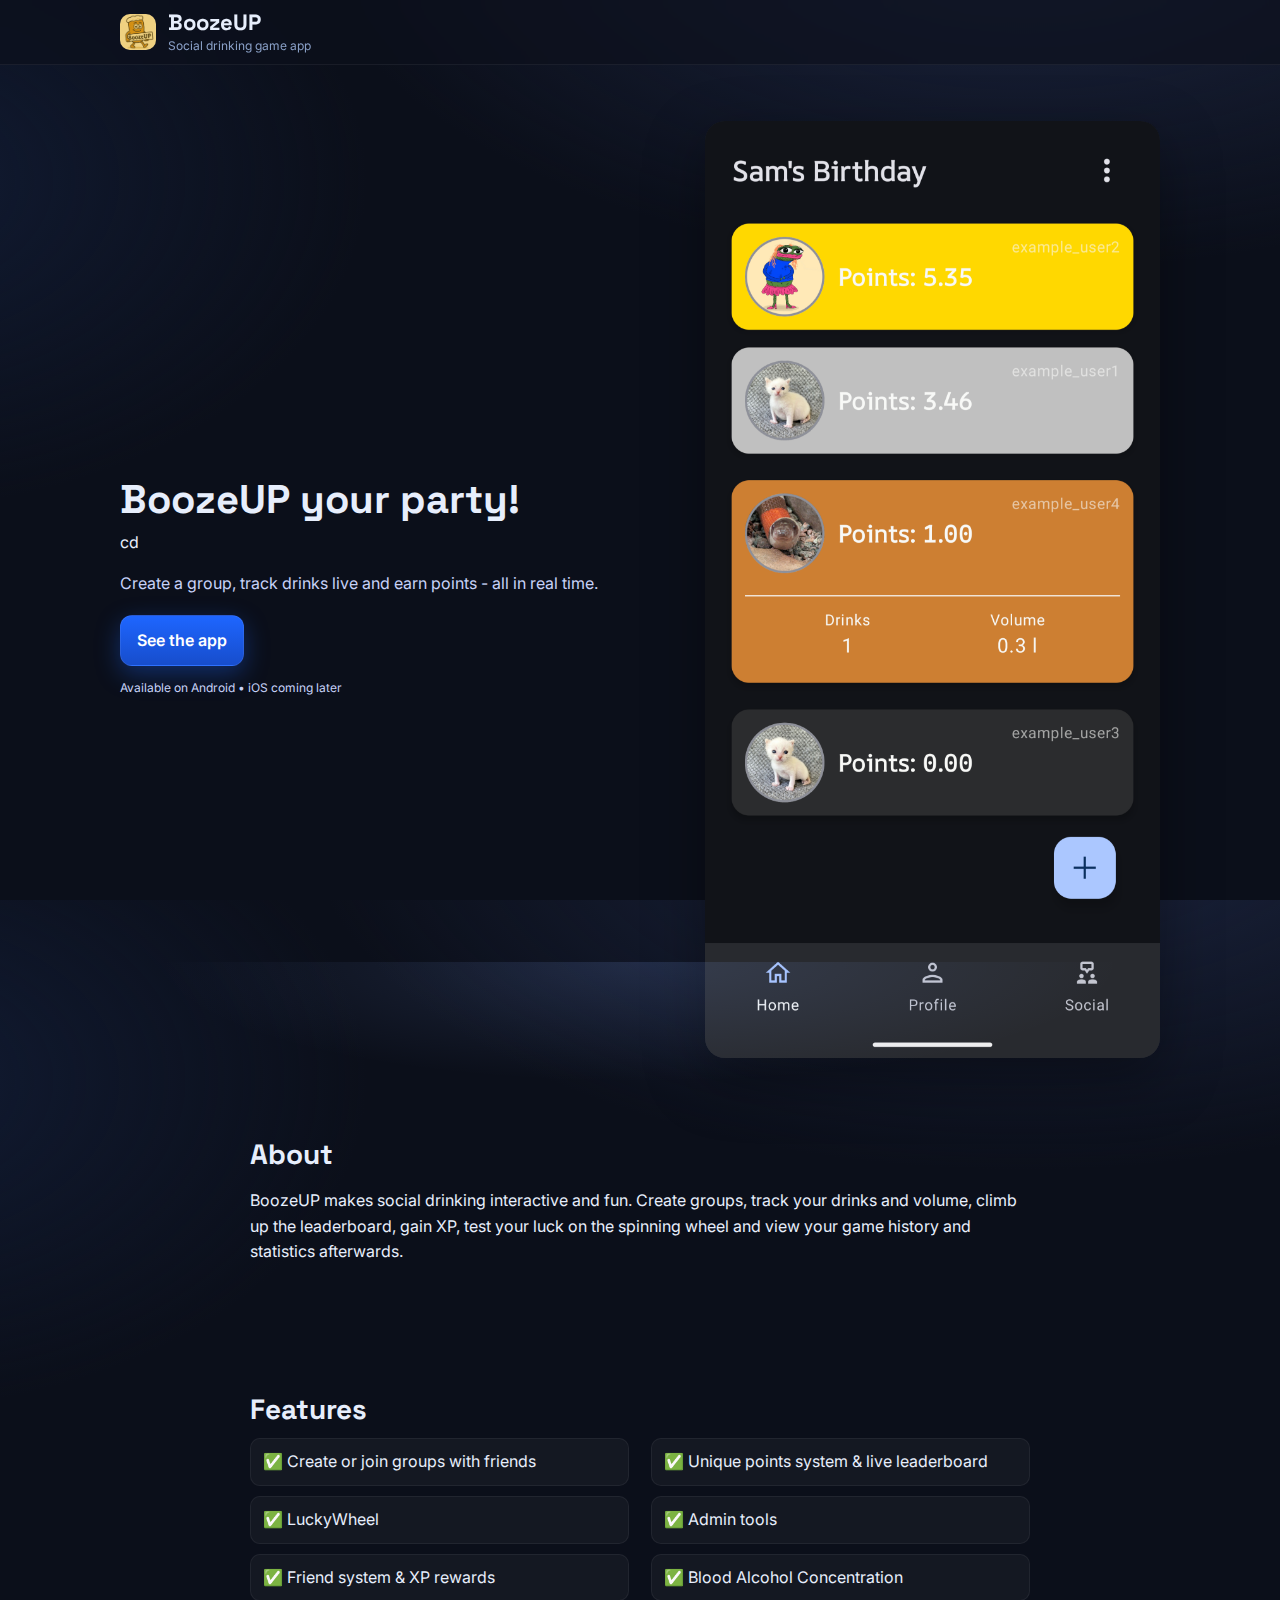
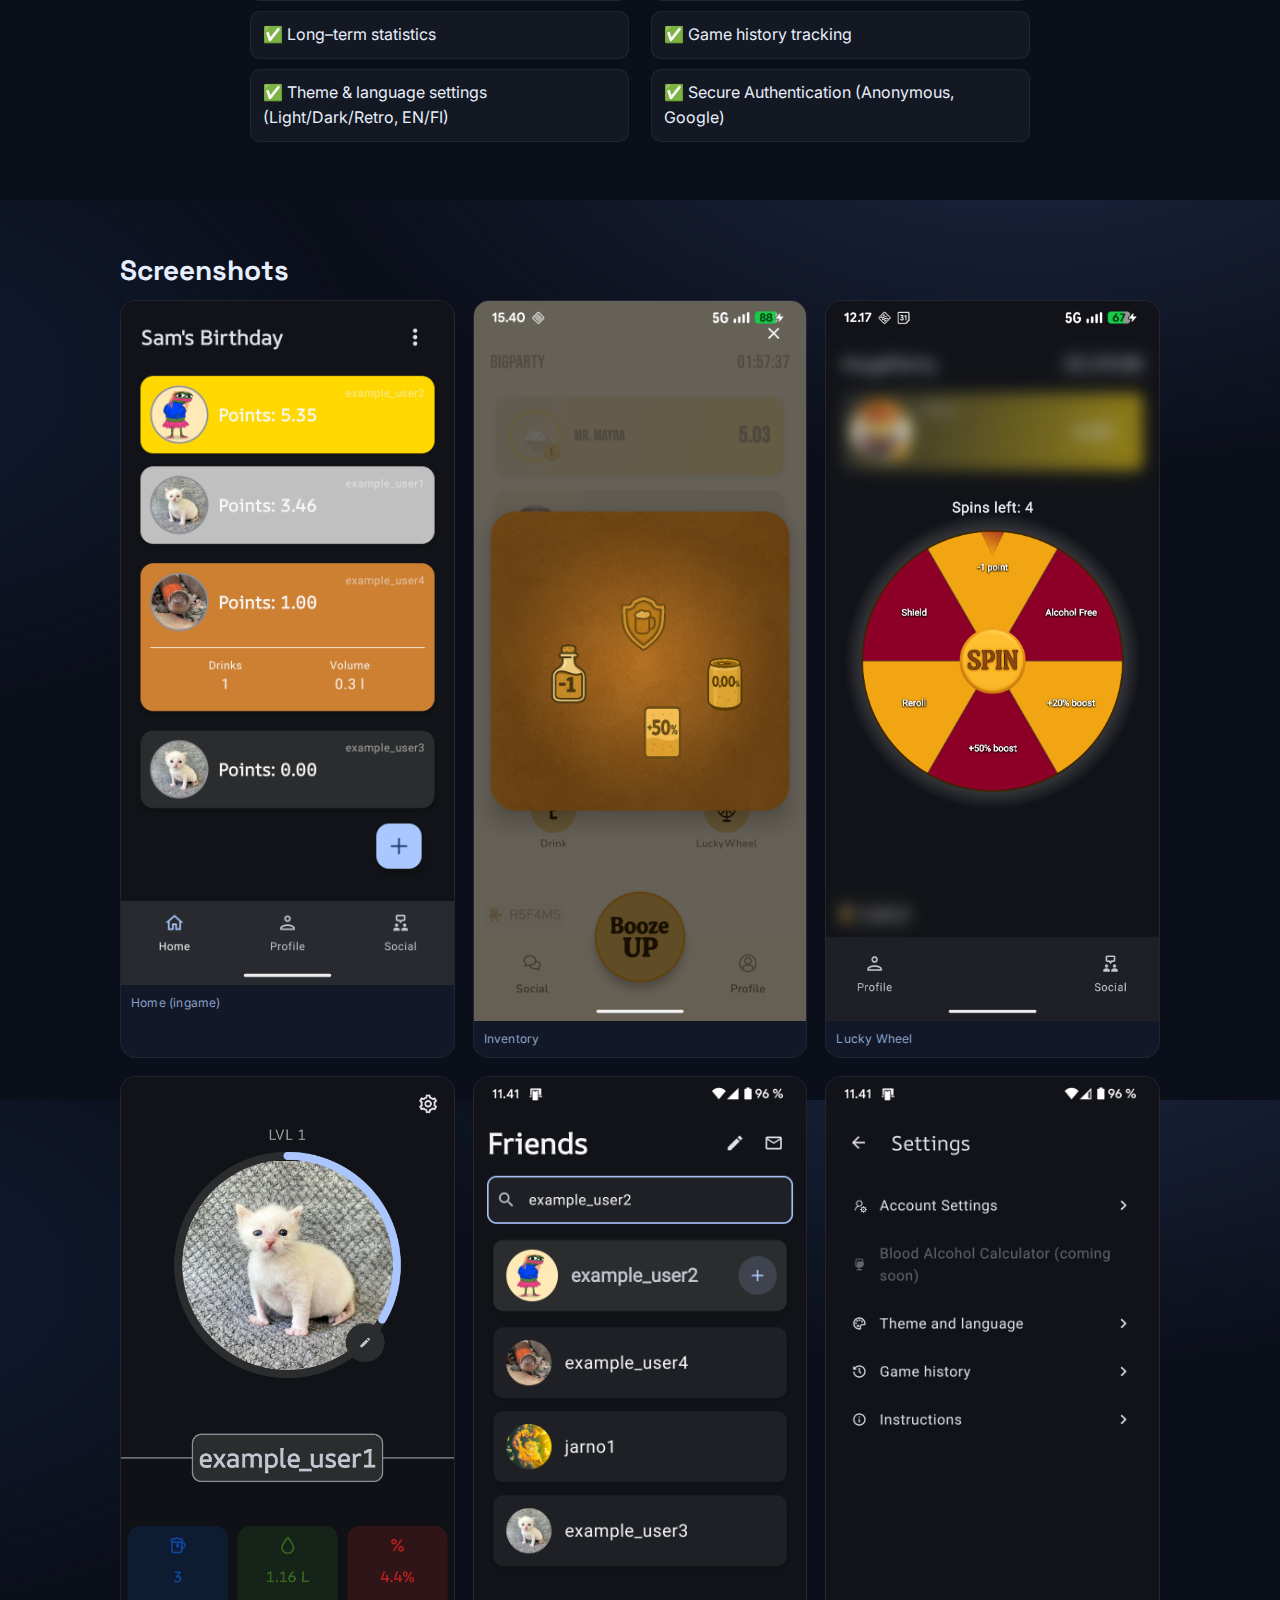
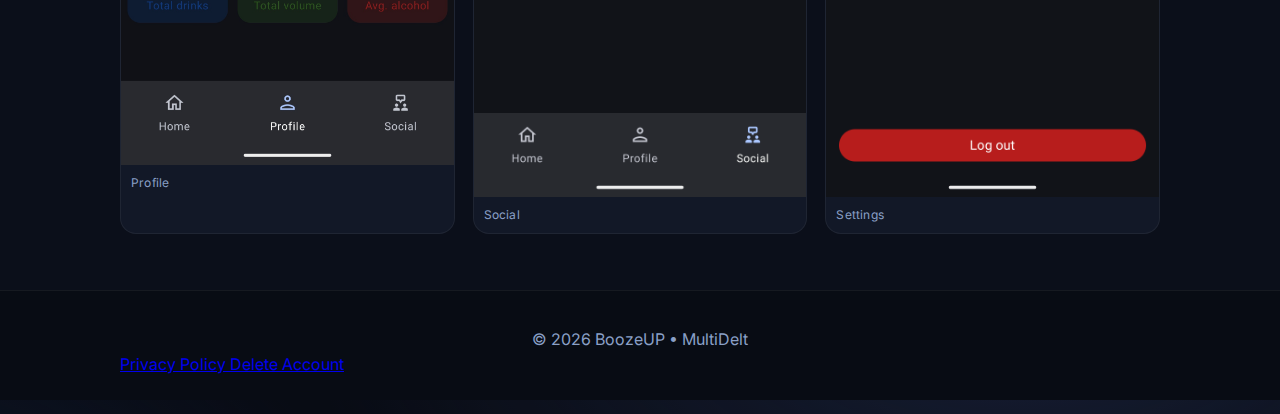
<file: index.html>
<!doctype html>
<html lang="en">
<head>
  <meta charset="utf-8" />
  <meta name="viewport" content="width=device-width, initial-scale=1" />
  <title>BoozeUP – Social Drinking Game</title>
  <meta name="description" content="BoozeUP is a social drinking game app for Android. Create groups, track drinks, spin the wheel, and compete on a live leaderboard."/>
  <meta property="og:title" content="BoozeUP – Social Drinking Game" />
  <meta property="og:description" content="Create groups, track drinks, and compete in real time. Android first." />
  <meta property="og:type" content="website" />
  <meta name="theme-color" content="#0e1525" />
  <link rel="preconnect" href="https://fonts.googleapis.com">
  <link rel="preconnect" href="https://fonts.gstatic.com" crossorigin>
  <link href="https://fonts.googleapis.com/css2?family=Inter:wght@300;400;600;800&family=Space+Grotesk:wght@500;700&display=swap" rel="stylesheet">
  <link rel="stylesheet" href="styles.css" />
</head>
<body>
  <header class="site-header">
    <div class="container header-inner">
      <div class="brand">
        <img class="logo" src="mascot_logo_compressed.png" alt="BoozeUP logo" />
        <div class="titlewrap">
          <h1>BoozeUP</h1>
          <p class="subtitle">Social drinking game app</p>
        </div>
      </div>
    </div>
  </header>

  <section class="hero">
    <div class="container hero-inner">
      <div class="hero-copy">
        <h2>BoozeUP your party!</h2>cd 
        <p>Create a group, track drinks live and earn points - all in real time.</p>
        <div class="cta-row">
          <a class="btn primary" href="#screens">See the app</a>
        </div>
        <p class="note">Available on Android • iOS coming later</p>
      </div>
      <div class="hero-card">
        <img src="boozeup_ingame.png" alt="BoozeUP HomeScreen / Leaderboard" />
      </div>
    </div>
    <div class="grid-bg" aria-hidden="true"></div>
  </section>

  <section id="about" class="section">
    <div class="container narrow">
      <h3>About</h3>
      <p>
        BoozeUP makes social drinking interactive and fun. Create groups, track your drinks and volume,
        climb up the leaderboard, gain XP, test your luck on the spinning wheel and view your game history and statistics afterwards.
      </p>
    </div>
  </section>

  <section id="features" class="section features">
    <div class="container narrow">
      <h3>Features</h3>
      <ul class="feature-list">
        <li>✅ Create or join groups with friends</li>
        <li>✅ Unique points system & live leaderboard</li>
        <li>✅ LuckyWheel</li>
        <li>✅ Admin tools</li>
        <li>✅ Friend system & XP rewards</li>
        <li>✅ Blood Alcohol Concentration</li>
        <li>✅ Long–term statistics</li>
        <li>✅ Game history tracking</li>
        <li>✅ Theme & language settings (Light/Dark/Retro, EN/FI)</li>
        <li>✅ Secure Authentication (Anonymous, Google)</li>
      </ul>
    </div>
  </section>

  <section id="screens" class="section screenshots">
    <div class="container">
      <h3>Screenshots</h3>
      <div class="shots-grid">
        <figure><img src="boozeup_ingame.png" alt="HomeScreen (Leaderboard)"><figcaption>Home (ingame)</figcaption></figure>
        <figure><img src="boozeup_inventory.png" alt="Inventory"><figcaption>Inventory</figcaption></figure>
        <figure><img src="boozeup_luckywheel.png" alt="Lucky Wheel"><figcaption>Lucky Wheel</figcaption></figure>
        <figure><img src="boozeup_profile.png" alt="Profile (Statistics)"><figcaption>Profile</figcaption></figure>
        <figure><img src="boozeup_social.png" alt="Social (Friends & Invites)"><figcaption>Social</figcaption></figure>
        <figure><img src="boozeup_settings.png" alt="Settings (Themes, Language, Account)"><figcaption>Settings</figcaption></figure>
      </div>
    </div>
  </section>

    <footer class="site-footer">
    <div class="container footer-inner">
      <p>© <span id="year"></span> BoozeUP • MultiDelt</p>

      <a
        href="privacyPolicy.html"
        class="footer-link"
        target="_blank"
        rel="noopener noreferrer"
      >
        Privacy Policy
      </a>
      <a
        href="deleteAccount.html"
        class="footer-link"
        target="_blank"
        rel="noopener noreferrer"
      >
        Delete Account
      </a>
    </div>
  </footer>


  <script>
    document.getElementById('year').textContent = new Date().getFullYear();
  </script>
</body>
</html>
</file>
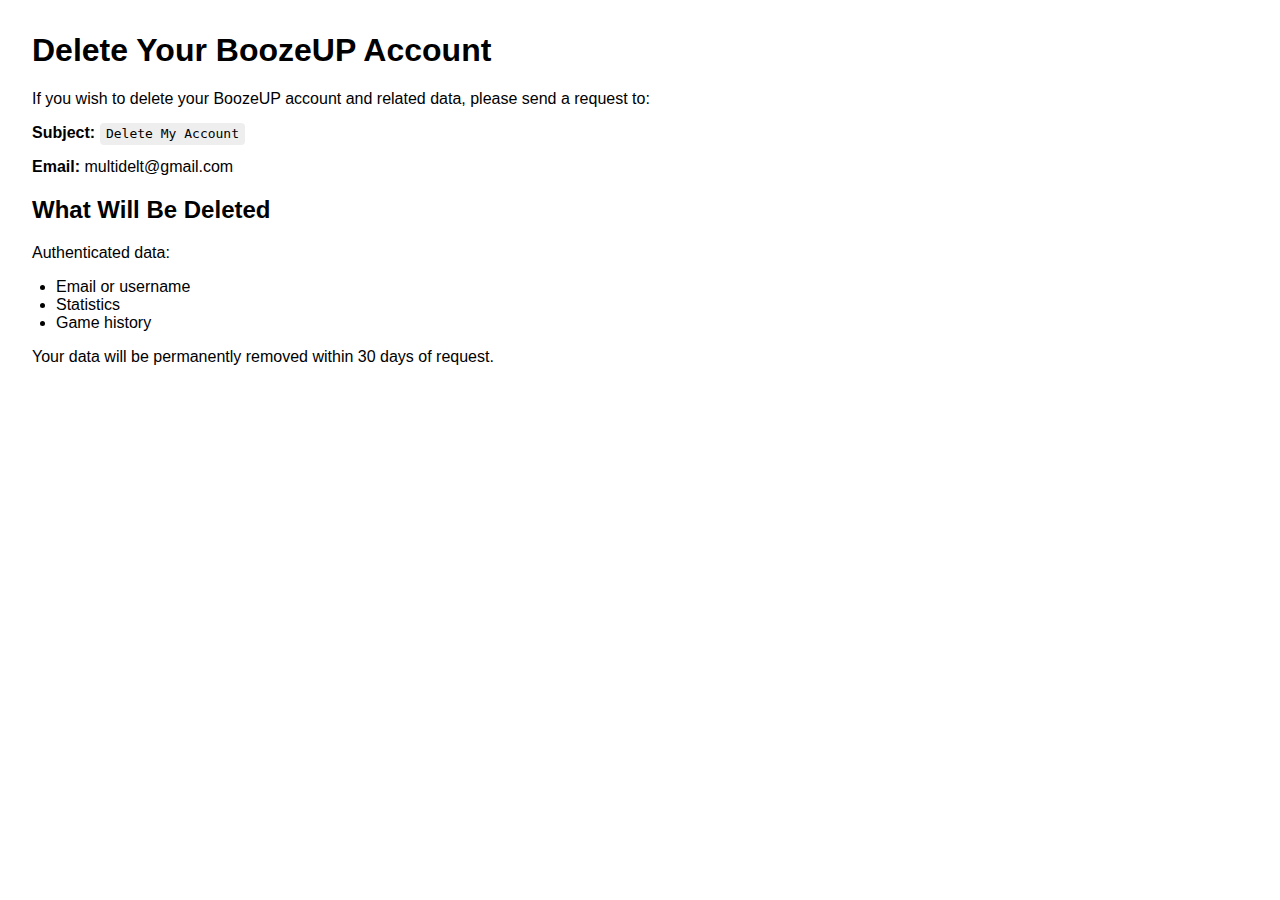
<file: delete-account.html>
<!DOCTYPE html>
<html lang="en">
<head>
  <meta charset="UTF-8" />
  <meta name="viewport" content="width=device-width, initial-scale=1.0"/>
  <title>Delete Account – BoozeUP</title>
  <style>
    body {
      font-family: Arial, sans-serif;
      background-color: #fff;
      color: #000;
      margin: 2rem;
      max-width: 800px;
    }
    h1, h2 {
      color: #000;
    }
    ul {
      padding-left: 1.5rem;
    }
    code {
      background: #eee;
      padding: 0.2rem 0.4rem;
      border-radius: 4px;
    }
  </style>
</head>
<body>
<h1>Delete Your BoozeUP Account</h1>

<p>If you wish to delete your BoozeUP account and related data, please send a request to:</p>
<strong>Subject:</strong> <code>Delete My Account</code></p>
<p><strong>Email:</strong> multidelt@gmail.com<br/>

<h2>What Will Be Deleted</h2>
<p>Authenticated data:</p>
<ul>
  <li>Email or username</li>
  <li>Statistics</li>
  <li>Game history</li>
</ul>

<p>Your data will be permanently removed within 30 days of request.</p>
</body>
</html>
</file>
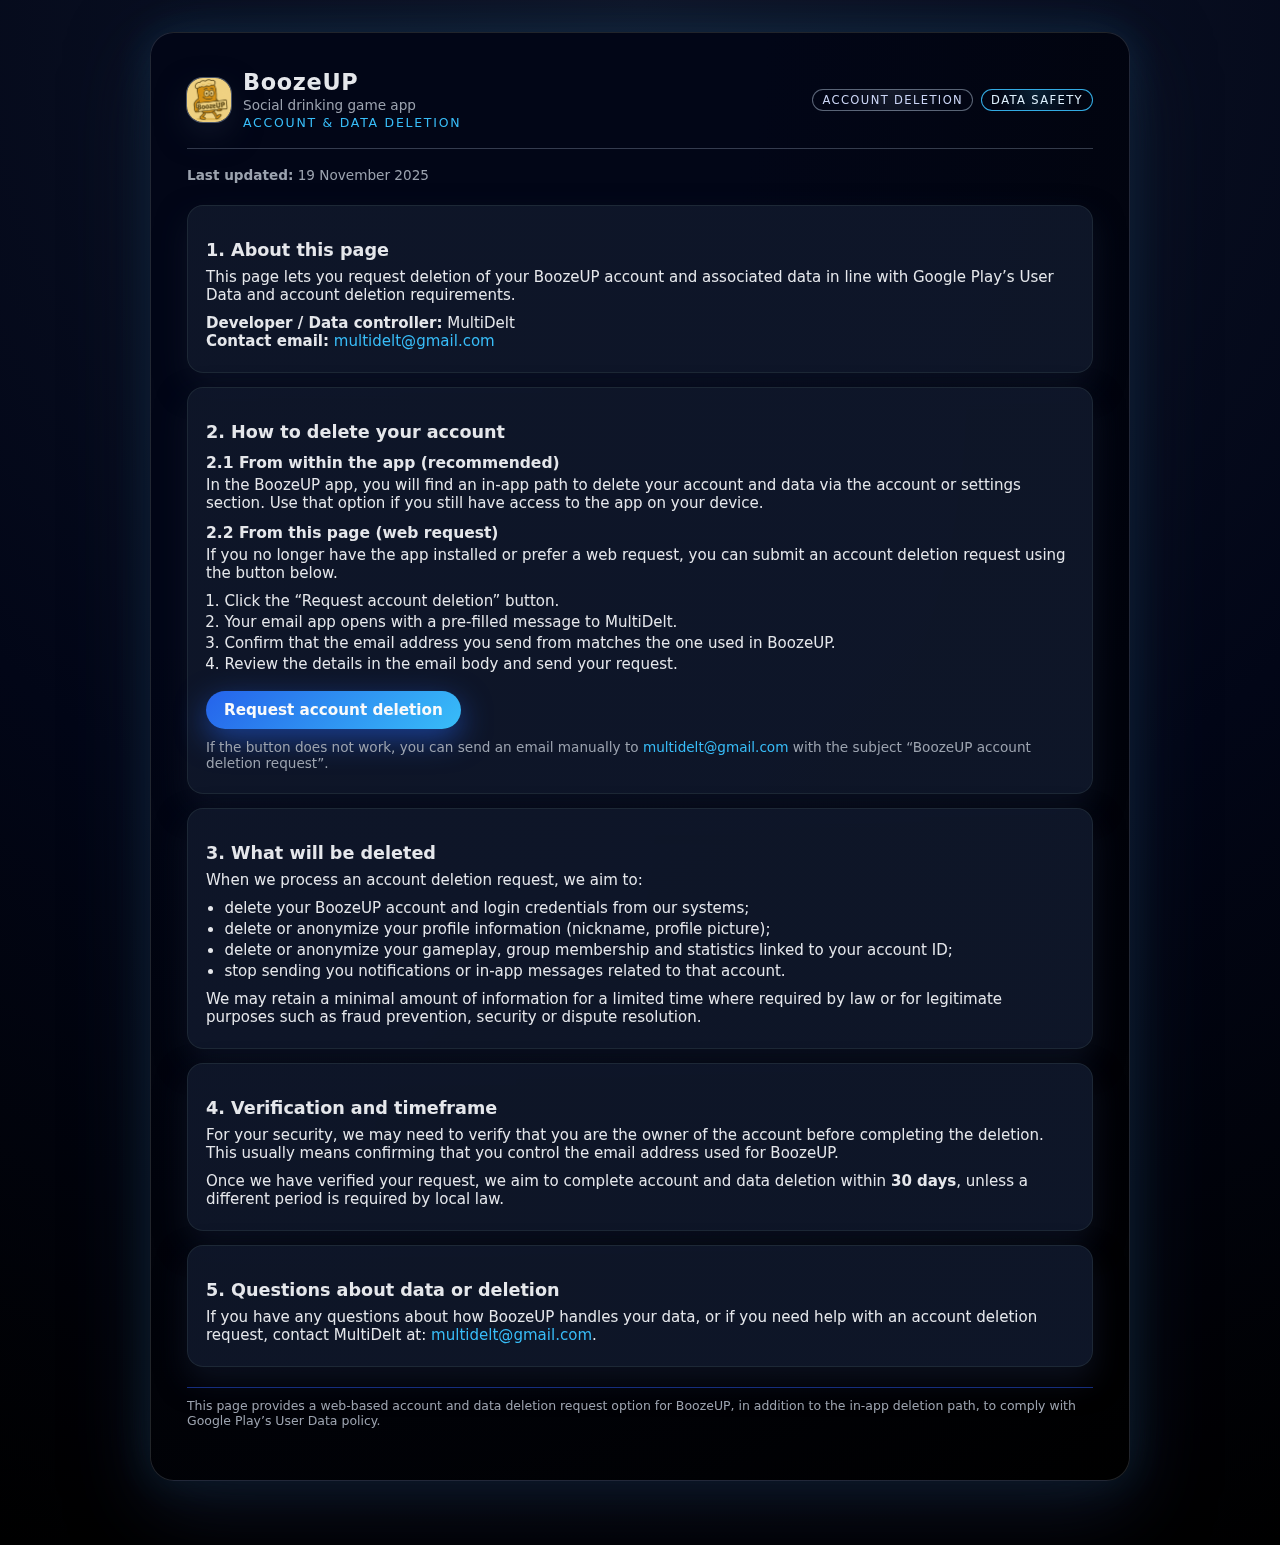
<file: deleteAccount.html>
<!DOCTYPE html>
<html lang="en">
<head>
  <meta charset="UTF-8" />
  <title>BoozeUP – Account Deletion</title>
  <meta name="viewport" content="width=device-width, initial-scale=1" />
  <meta
    name="description"
    content="BoozeUP account and data deletion request page."
  />
  <link rel="stylesheet" href="deleteAccount.css" />
</head>
<body>
  <main class="da-shell">
    <header class="da-header">
      <div class="da-brand">
        <img
          class="da-logo-main"
          src="mascot_logo_compressed.png"
          alt="BoozeUP logo"
        />
        <div class="da-titlewrap">
          <h1 class="da-title">BoozeUP</h1>
          <p class="da-subtitle">Social drinking game app</p>
          <p class="da-subtitle-small">Account &amp; data deletion</p>
        </div>
      </div>

      <div class="da-badge-row">
        <span class="da-badge">Account deletion</span>
        <span class="da-badge da-badge--accent">Data safety</span>
      </div>
    </header>

    <p class="da-updated">
      <strong>Last updated:</strong> 19 November 2025
    </p>

    <!-- 1. What this page is -->
    <section class="da-section" id="overview">
      <h2>1. About this page</h2>
      <p>
        This page lets you request deletion of your BoozeUP account and associated data in line
        with Google Play’s User Data and account deletion requirements.
      </p>
      <p>
        <strong>Developer / Data controller:</strong> MultiDelt<br />
        <strong>Contact email:</strong>
        <a href="mailto:multidelt@gmail.com">multidelt@gmail.com</a>
      </p>
    </section>

    <!-- 2. Ways to delete your account -->
    <section class="da-section" id="how-to-delete">
      <h2>2. How to delete your account</h2>
      <h3>2.1 From within the app (recommended)</h3>
      <p>
        In the BoozeUP app, you will find an in-app path to delete your account and data
        via the account or settings section. Use that option if you still have access to
        the app on your device.
      </p>

      <h3>2.2 From this page (web request)</h3>
      <p>
        If you no longer have the app installed or prefer a web request, you can submit
        an account deletion request using the button below.
      </p>

      <ol class="da-list">
        <li>Click the “Request account deletion” button.</li>
        <li>Your email app opens with a pre-filled message to MultiDelt.</li>
        <li>Confirm that the email address you send from matches the one used in BoozeUP.</li>
        <li>Review the details in the email body and send your request.</li>
      </ol>

      <a
        class="da-button-primary"
        href="mailto:multidelt@gmail.com
?subject=BoozeUP%20account%20deletion%20request
&body=Please%20delete%20my%20BoozeUP%20account%20and%20associated%20data.%0A%0ARequired%20information%3A%0A-%20Email%20used%20to%20sign%20in%20to%20BoozeUP%3A%20%0A-%20Approximate%20date%20of%20account%20creation%20(if%20known)%3A%20%0A-%20Any%20additional%20information%20that%20helps%20identify%20your%20account%3A%20%0A%0ABy%20sending%20this%20request%2C%20I%20confirm%20that%20I%20am%20the%20owner%20of%20this%20account."
      >
        Request account deletion
      </a>

      <p class="da-meta">
        If the button does not work, you can send an email manually to
        <a href="mailto:multidelt@gmail.com">multidelt@gmail.com</a>
        with the subject “BoozeUP account deletion request”.
      </p>
    </section>

    <!-- 3. What we delete -->
    <section class="da-section" id="what-is-deleted">
      <h2>3. What will be deleted</h2>
      <p>When we process an account deletion request, we aim to:</p>
      <ul>
        <li>delete your BoozeUP account and login credentials from our systems;</li>
        <li>delete or anonymize your profile information (nickname, profile picture);</li>
        <li>delete or anonymize your gameplay, group membership and statistics linked to your account ID;</li>
        <li>stop sending you notifications or in-app messages related to that account.</li>
      </ul>
      <p>
        We may retain a minimal amount of information for a limited time where required by law
        or for legitimate purposes such as fraud prevention, security or dispute resolution.
      </p>
    </section>

    <!-- 4. Timeframe & verification -->
    <section class="da-section" id="timeframe">
      <h2>4. Verification and timeframe</h2>
      <p>
        For your security, we may need to verify that you are the owner of the account before
        completing the deletion. This usually means confirming that you control the email
        address used for BoozeUP.
      </p>
      <p>
        Once we have verified your request, we aim to complete account and data deletion
        within <strong>30 days</strong>, unless a different period is required by local law.
      </p>
    </section>

    <!-- 5. Questions -->
    <section class="da-section" id="questions">
      <h2>5. Questions about data or deletion</h2>
      <p>
        If you have any questions about how BoozeUP handles your data, or if you need help with
        an account deletion request, contact MultiDelt at:
        <a href="mailto:multidelt@gmail.com">multidelt@gmail.com</a>.
      </p>
    </section>

    <p class="da-footer-line">
      This page provides a web-based account and data deletion request option for BoozeUP,
      in addition to the in-app deletion path, to comply with Google Play’s User Data policy.
    </p>
  </main>
</body>
</html>
</file>
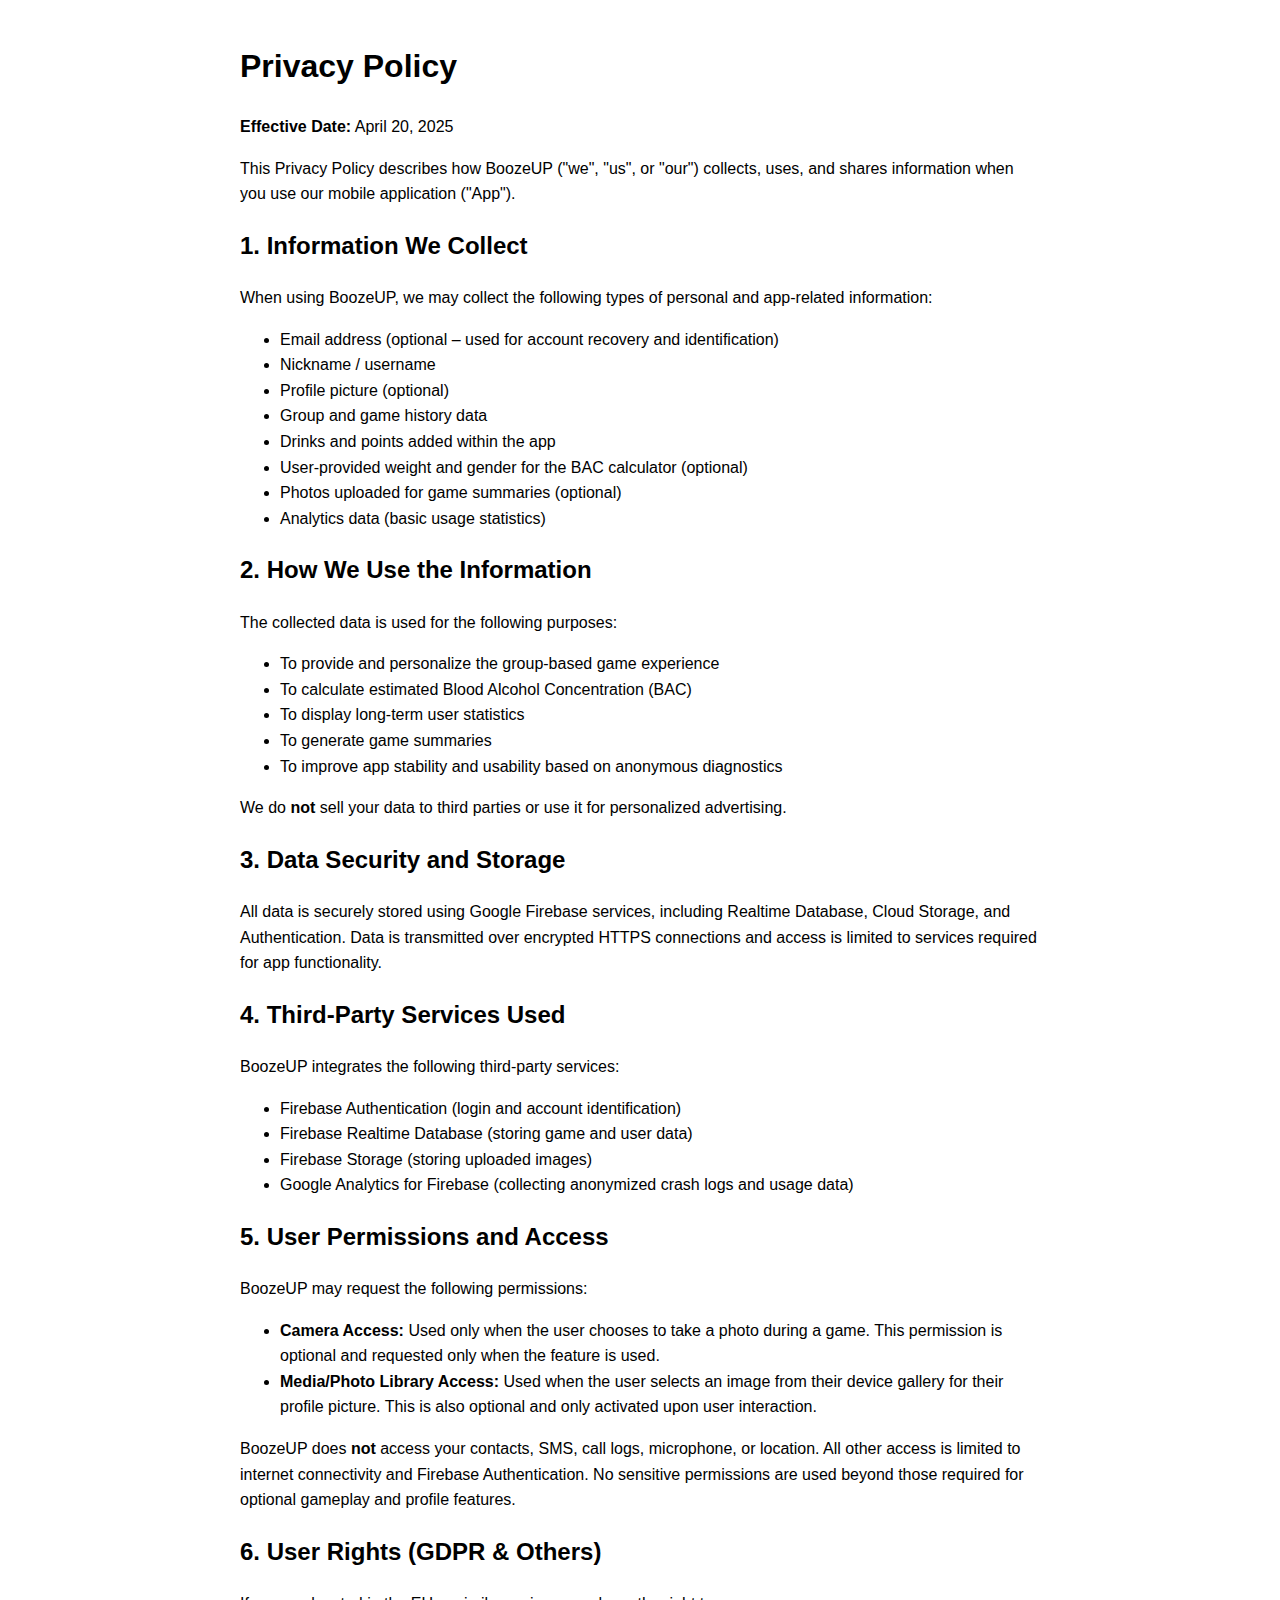
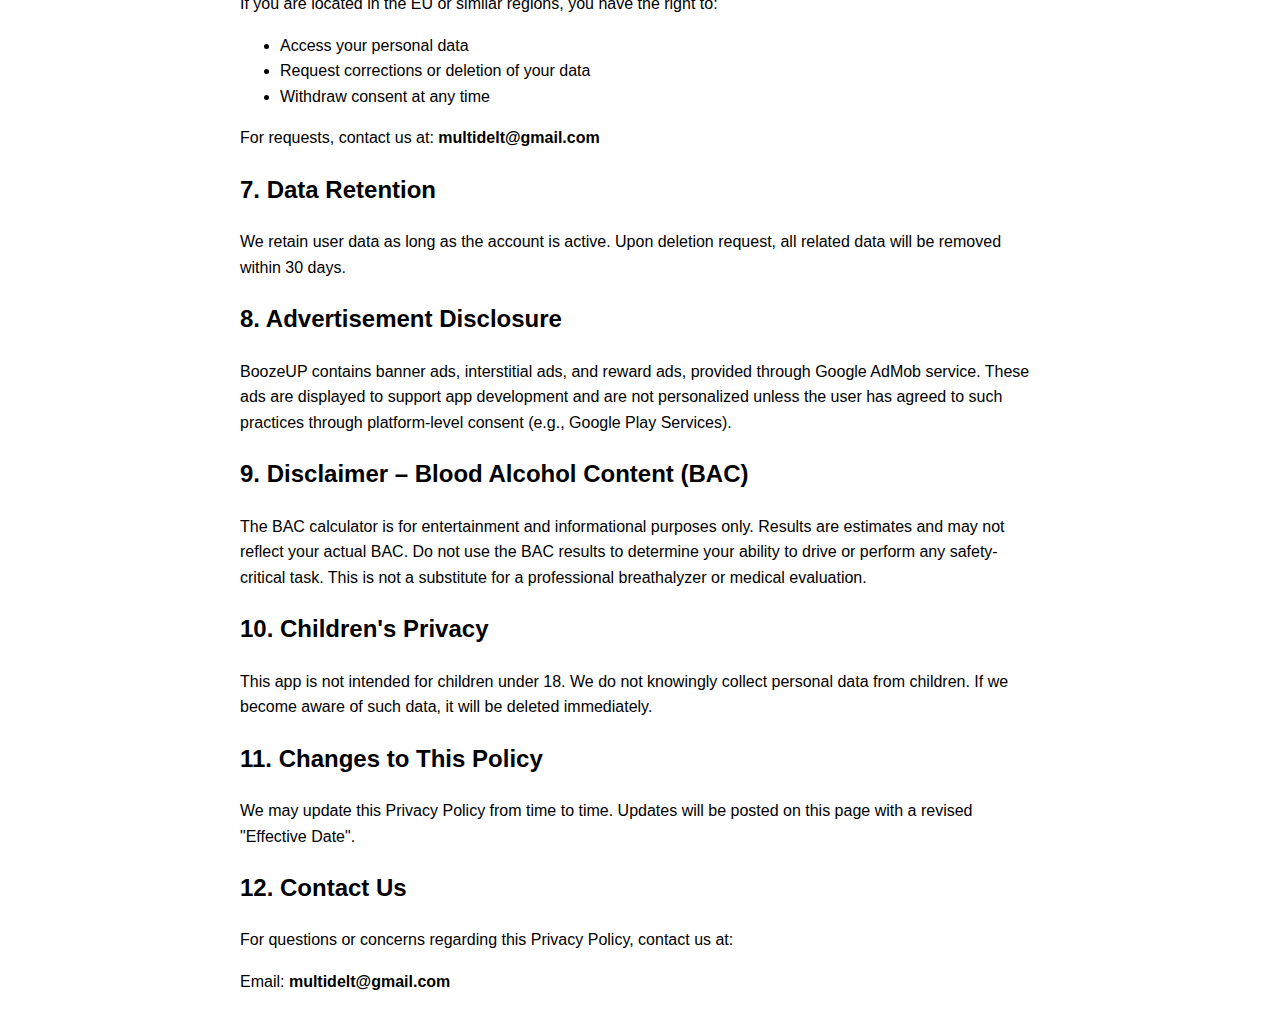
<file: privacy-policy.html>
<!DOCTYPE html>
<html lang="en">
<head>
  <meta charset="UTF-8">
  <title>Privacy Policy - BoozeUP</title>
</head>
<body style="font-family: Arial, sans-serif; max-width: 800px; margin: auto; padding: 20px; line-height: 1.6;">

<h1>Privacy Policy</h1>
<p><strong>Effective Date:</strong> April 20, 2025</p>

<p>This Privacy Policy describes how BoozeUP ("we", "us", or "our") collects, uses, and shares information when you use our mobile application ("App").</p>

<h2>1. Information We Collect</h2>
<p>When using BoozeUP, we may collect the following types of personal and app-related information:</p>
<ul>
  <li>Email address (optional – used for account recovery and identification)</li>
  <li>Nickname / username</li>
  <li>Profile picture (optional)</li>
  <li>Group and game history data</li>
  <li>Drinks and points added within the app</li>
  <li>User-provided weight and gender for the BAC calculator (optional)</li>
  <li>Photos uploaded for game summaries (optional)</li>
  <li>Analytics data (basic usage statistics)</li>
</ul>

<h2>2. How We Use the Information</h2>
<p>The collected data is used for the following purposes:</p>
<ul>
  <li>To provide and personalize the group-based game experience</li>
  <li>To calculate estimated Blood Alcohol Concentration (BAC)</li>
  <li>To display long-term user statistics</li>
  <li>To generate game summaries</li>
  <li>To improve app stability and usability based on anonymous diagnostics</li>
</ul>

<p>We do <strong>not</strong> sell your data to third parties or use it for personalized advertising.</p>

<h2>3. Data Security and Storage</h2>
<p>All data is securely stored using Google Firebase services, including Realtime Database, Cloud Storage, and Authentication. Data is transmitted over encrypted HTTPS connections and access is limited to services required for app functionality.</p>

<h2>4. Third-Party Services Used</h2>
<p>BoozeUP integrates the following third-party services:</p>
<ul>
  <li>Firebase Authentication (login and account identification)</li>
  <li>Firebase Realtime Database (storing game and user data)</li>
  <li>Firebase Storage (storing uploaded images)</li>
  <li>Google Analytics for Firebase (collecting anonymized crash logs and usage data)</li>
</ul>

<h2>5. User Permissions and Access</h2>
<p>
  BoozeUP may request the following permissions:
</p>
<ul>
  <li><strong>Camera Access:</strong> Used only when the user chooses to take a photo during a game. This permission is optional and requested only when the feature is used.</li>
  <li><strong>Media/Photo Library Access:</strong> Used when the user selects an image from their device gallery for their profile picture. This is also optional and only activated upon user interaction.</li>
</ul>
<p>
  BoozeUP does <strong>not</strong> access your contacts, SMS, call logs, microphone, or location. All other access is limited to internet connectivity and Firebase Authentication. No sensitive permissions are used beyond those required for optional gameplay and profile features.
</p>

<h2>6. User Rights (GDPR & Others)</h2>
<p>If you are located in the EU or similar regions, you have the right to:</p>
<ul>
  <li>Access your personal data</li>
  <li>Request corrections or deletion of your data</li>
  <li>Withdraw consent at any time</li>
</ul>
<p>For requests, contact us at: <strong>multidelt@gmail.com</strong></p>

<h2>7. Data Retention</h2>
<p>We retain user data as long as the account is active. Upon deletion request, all related data will be removed within 30 days.</p>

<h2>8. Advertisement Disclosure</h2>
<p>BoozeUP contains banner ads, interstitial ads, and reward ads, provided through Google AdMob service. These ads are displayed to support app development and are not personalized unless the user has agreed to such practices through platform-level consent (e.g., Google Play Services).</p>

<h2>9. Disclaimer – Blood Alcohol Content (BAC)</h2>
<p>The BAC calculator is for entertainment and informational purposes only. Results are estimates and may not reflect your actual BAC. Do not use the BAC results to determine your ability to drive or perform any safety-critical task. This is not a substitute for a professional breathalyzer or medical evaluation.</p>

<h2>10. Children's Privacy</h2>
<p>This app is not intended for children under 18. We do not knowingly collect personal data from children. If we become aware of such data, it will be deleted immediately.</p>

<h2>11. Changes to This Policy</h2>
<p>We may update this Privacy Policy from time to time. Updates will be posted on this page with a revised "Effective Date".</p>

<h2>12. Contact Us</h2>
<p>For questions or concerns regarding this Privacy Policy, contact us at:</p>
<p>Email:<strong> multidelt@gmail.com</strong></p>

</body>
</html>
</file>
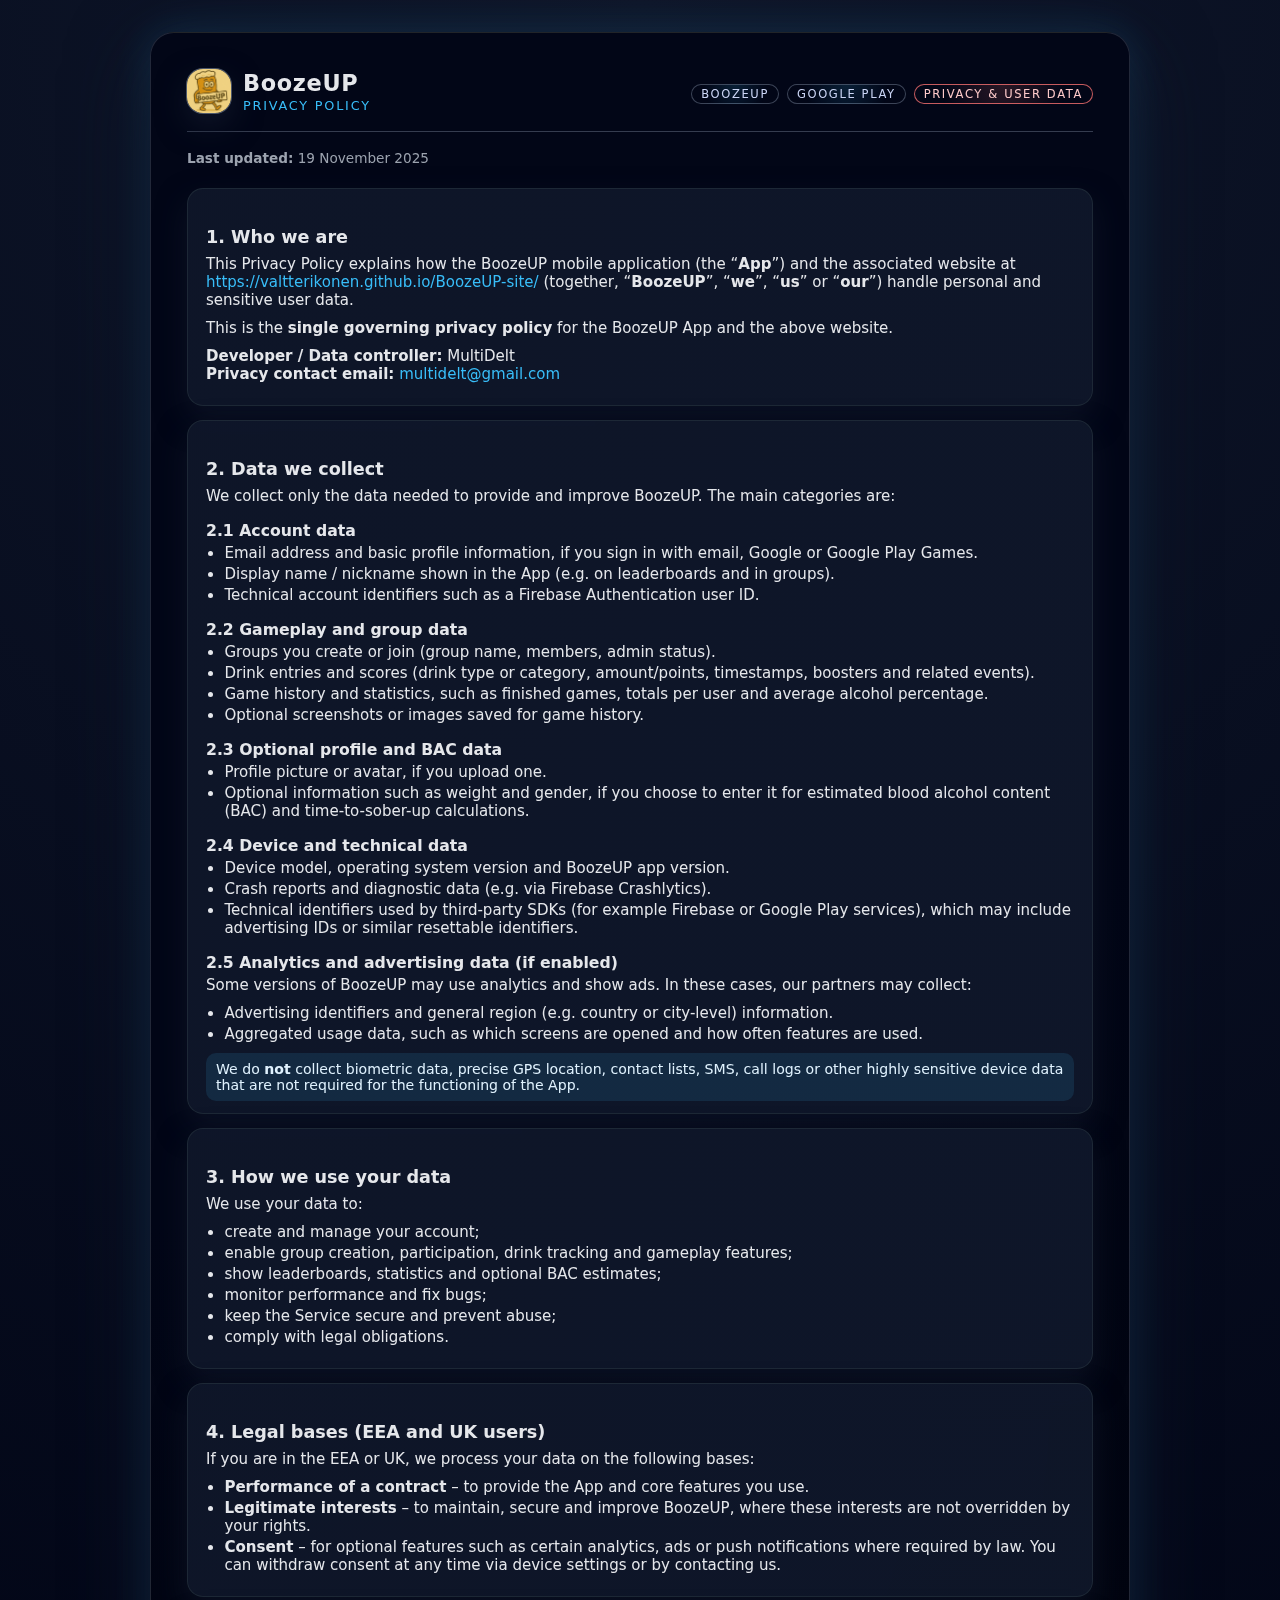
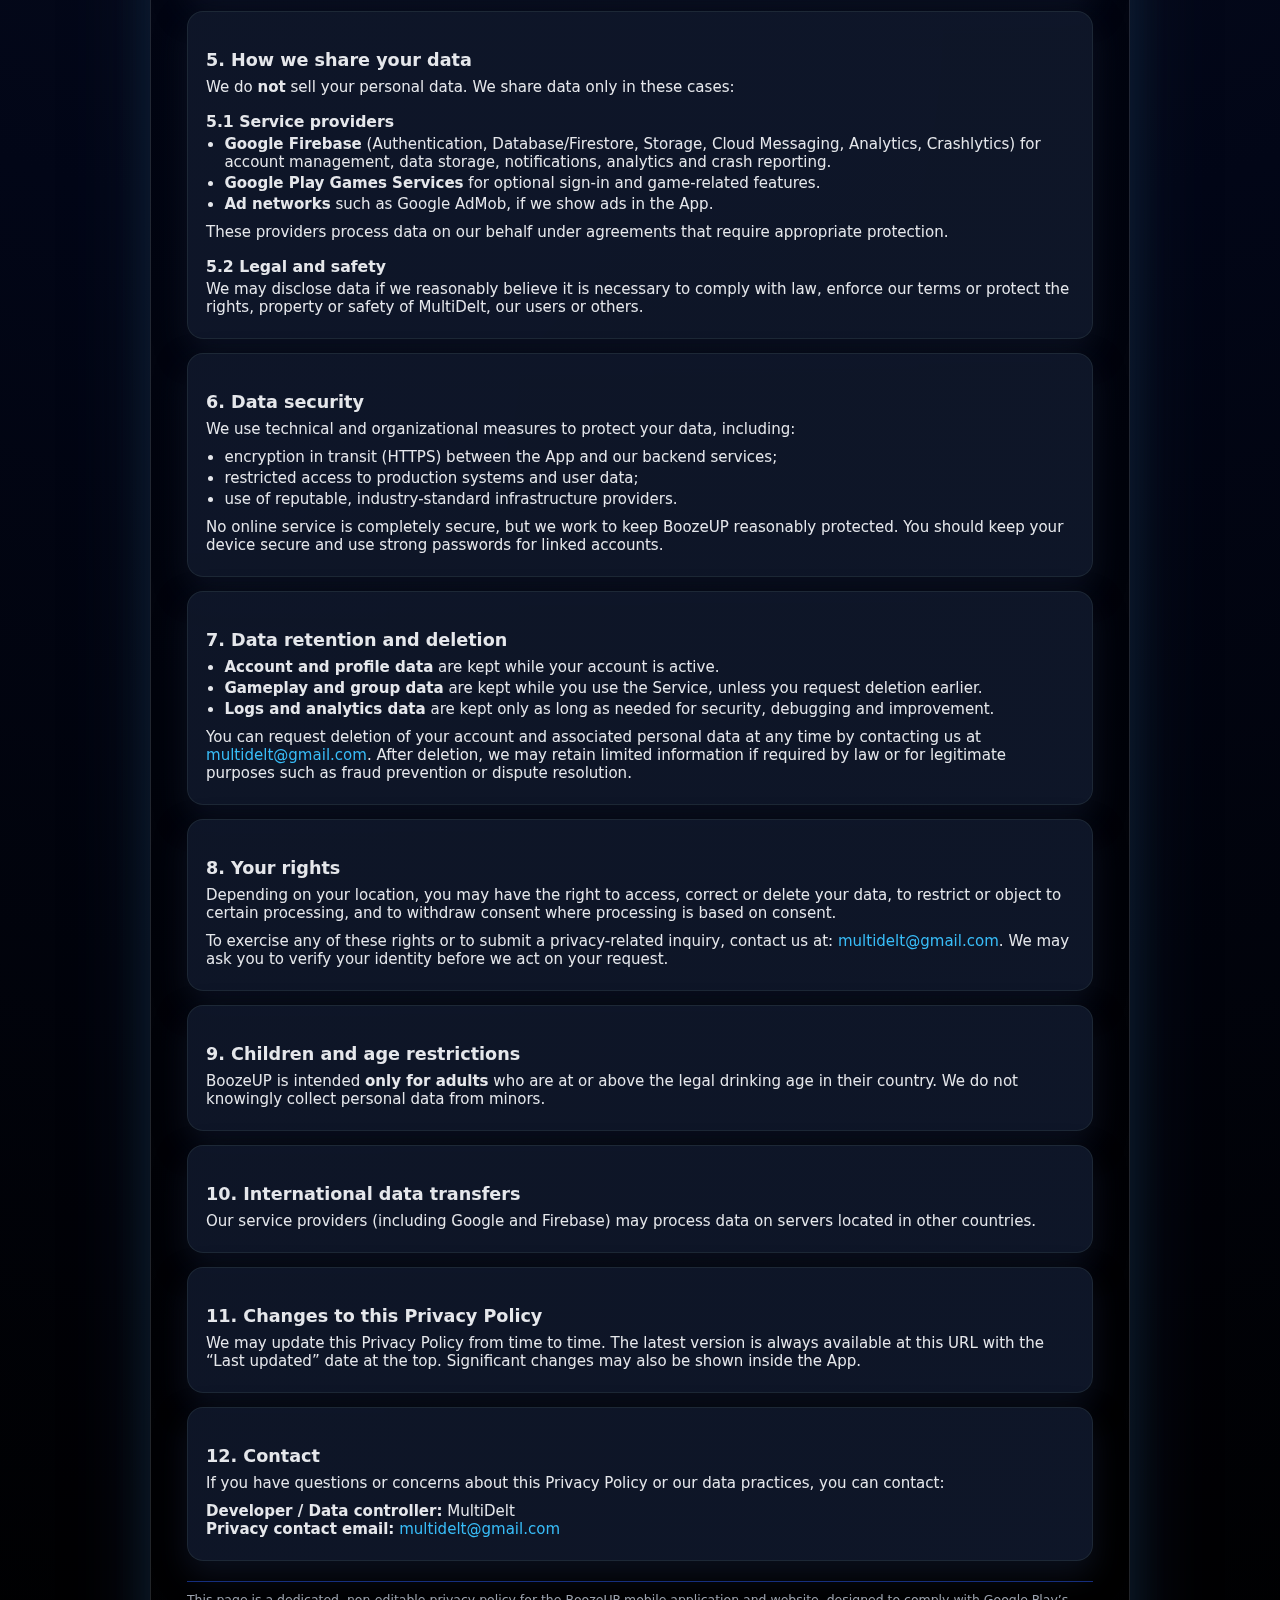
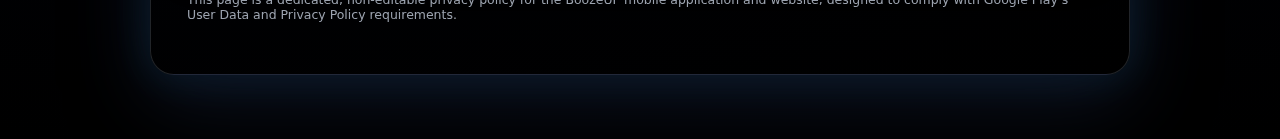
<file: privacyPolicy.html>
<!DOCTYPE html>
<html lang="en">
<head>
  <meta charset="UTF-8" />
  <title>BoozeUP – Privacy Policy</title>
  <meta name="viewport" content="width=device-width, initial-scale=1" />
  <meta
    name="description"
    content="Privacy Policy for the BoozeUP mobile application."
  />
  <link rel="stylesheet" href="privacyPolicy.css" />
</head>
<body>
  <main class="pp-shell">
    <header class="pp-header">
        <div class="pp-brand">
            <img
            class="pp-logo-main"
            src="mascot_logo_compressed.png"
            alt="BoozeUP logo"
            />
            <div class="pp-titlewrap">
            <h1 class="pp-title">BoozeUP</h1>
            <p class="pp-subtitle-policy">Privacy Policy</p>
            </div>
        </div>

        <div class="pp-tag-row">
            <span class="pp-tag">BoozeUP</span>
            <span class="pp-tag">Google Play</span>
            <span class="pp-tag pp-tag--warning">Privacy &amp; User Data</span>
        </div>
    </header>


    <p class="pp-updated">
      <strong>Last updated:</strong> 19 November 2025
    </p>

    <!-- 1. Who we are -->
    <section class="pp-section" id="who-we-are">
      <h2>1. Who we are</h2>
      <p>
        This Privacy Policy explains how the BoozeUP mobile application (the
        “<strong>App</strong>”) and the associated website at
        <a href="https://valtterikonen.github.io/BoozeUP-site/">
          https://valtterikonen.github.io/BoozeUP-site/
        </a>
        (together, “<strong>BoozeUP</strong>”, “<strong>we</strong>”, “<strong>us</strong>”
        or “<strong>our</strong>”) handle personal and sensitive user data.
      </p>
      <p>
        This is the <strong>single governing privacy policy</strong> for the BoozeUP App
        and the above website.
      </p>
      <p>
        <strong>Developer / Data controller:</strong> MultiDelt<br />
        <strong>Privacy contact email:</strong>
        <a href="mailto:multidelt@gmail.com">multidelt@gmail.com</a>
      </p>
    </section>

    <!-- 2. Data we collect -->
    <section class="pp-section" id="data-we-collect">
      <h2>2. Data we collect</h2>
      <p>
        We collect only the data needed to provide and improve BoozeUP. The main categories are:
      </p>

      <h3>2.1 Account data</h3>
      <ul>
        <li>Email address and basic profile information, if you sign in with email, Google or Google Play Games.</li>
        <li>Display name / nickname shown in the App (e.g. on leaderboards and in groups).</li>
        <li>Technical account identifiers such as a Firebase Authentication user ID.</li>
      </ul>

      <h3>2.2 Gameplay and group data</h3>
      <ul>
        <li>Groups you create or join (group name, members, admin status).</li>
        <li>Drink entries and scores (drink type or category, amount/points, timestamps, boosters and related events).</li>
        <li>Game history and statistics, such as finished games, totals per user and average alcohol percentage.</li>
        <li>Optional screenshots or images saved for game history.</li>
      </ul>

      <h3>2.3 Optional profile and BAC data</h3>
      <ul>
        <li>Profile picture or avatar, if you upload one.</li>
        <li>
          Optional information such as weight and gender, if you choose to enter it for estimated
          blood alcohol content (BAC) and time-to-sober-up calculations.
        </li>
      </ul>

      <h3>2.4 Device and technical data</h3>
      <ul>
        <li>Device model, operating system version and BoozeUP app version.</li>
        <li>Crash reports and diagnostic data (e.g. via Firebase Crashlytics).</li>
        <li>
          Technical identifiers used by third-party SDKs (for example Firebase or Google Play
          services), which may include advertising IDs or similar resettable identifiers.
        </li>
      </ul>

      <h3>2.5 Analytics and advertising data (if enabled)</h3>
      <p>
        Some versions of BoozeUP may use analytics and show ads. In these cases, our partners may
        collect:
      </p>
      <ul>
        <li>Advertising identifiers and general region (e.g. country or city-level) information.</li>
        <li>Aggregated usage data, such as which screens are opened and how often features are used.</li>
      </ul>

      <div class="pp-highlight">
        We do <strong>not</strong> collect biometric data, precise GPS location, contact lists,
        SMS, call logs or other highly sensitive device data that are not required for the
        functioning of the App.
      </div>
    </section>

    <!-- 3. How we use data -->
    <section class="pp-section" id="how-we-use-data">
      <h2>3. How we use your data</h2>
      <p>We use your data to:</p>
      <ul>
        <li>create and manage your account;</li>
        <li>enable group creation, participation, drink tracking and gameplay features;</li>
        <li>show leaderboards, statistics and optional BAC estimates;</li>
        <li>monitor performance and fix bugs;</li>
        <li>keep the Service secure and prevent abuse;</li>
        <li>comply with legal obligations.</li>
      </ul>
    </section>

    <!-- 4. Legal basis -->
    <section class="pp-section" id="legal-basis">
      <h2>4. Legal bases (EEA and UK users)</h2>
      <p>If you are in the EEA or UK, we process your data on the following bases:</p>
      <ul>
        <li><strong>Performance of a contract</strong> – to provide the App and core features you use.</li>
        <li><strong>Legitimate interests</strong> – to maintain, secure and improve BoozeUP, where these interests are not overridden by your rights.</li>
        <li><strong>Consent</strong> – for optional features such as certain analytics, ads or push notifications where required by law. You can withdraw consent at any time via device settings or by contacting us.</li>
      </ul>
    </section>

    <!-- 5. Sharing -->
    <section class="pp-section" id="sharing">
      <h2>5. How we share your data</h2>
      <p>
        We do <strong>not</strong> sell your personal data. We share data only in these cases:
      </p>
      <h3>5.1 Service providers</h3>
      <ul>
        <li>
          <strong>Google Firebase</strong> (Authentication, Database/Firestore, Storage, Cloud Messaging,
          Analytics, Crashlytics) for account management, data storage, notifications, analytics
          and crash reporting.
        </li>
        <li>
          <strong>Google Play Games Services</strong> for optional sign-in and game-related features.
        </li>
        <li>
          <strong>Ad networks</strong> such as Google AdMob, if we show ads in the App.
        </li>
      </ul>
      <p>
        These providers process data on our behalf under agreements that require appropriate protection.
      </p>

      <h3>5.2 Legal and safety</h3>
      <p>
        We may disclose data if we reasonably believe it is necessary to comply with law, enforce
        our terms or protect the rights, property or safety of MultiDelt, our users or others.
      </p>
    </section>

    <!-- 6. Security -->
    <section class="pp-section" id="security">
      <h2>6. Data security</h2>
      <p>
        We use technical and organizational measures to protect your data, including:
      </p>
      <ul>
        <li>encryption in transit (HTTPS) between the App and our backend services;</li>
        <li>restricted access to production systems and user data;</li>
        <li>use of reputable, industry-standard infrastructure providers.</li>
      </ul>
      <p>
        No online service is completely secure, but we work to keep BoozeUP reasonably protected.
        You should keep your device secure and use strong passwords for linked accounts.
      </p>
    </section>

    <!-- 7. Retention & deletion -->
    <section class="pp-section" id="retention">
      <h2>7. Data retention and deletion</h2>
      <ul>
        <li><strong>Account and profile data</strong> are kept while your account is active.</li>
        <li><strong>Gameplay and group data</strong> are kept while you use the Service, unless you request deletion earlier.</li>
        <li><strong>Logs and analytics data</strong> are kept only as long as needed for security, debugging and improvement.</li>
      </ul>
      <p>
        You can request deletion of your account and associated personal data at any time by
        contacting us at <a href="mailto:multidelt@gmail.com">multidelt@gmail.com</a>. After
        deletion, we may retain limited information if required by law or for legitimate purposes
        such as fraud prevention or dispute resolution.
      </p>
    </section>

    <!-- 8. Your rights -->
    <section class="pp-section" id="your-rights">
      <h2>8. Your rights</h2>
      <p>
        Depending on your location, you may have the right to access, correct or delete your data,
        to restrict or object to certain processing, and to withdraw consent where processing is
        based on consent.
      </p>
      <p>
        To exercise any of these rights or to submit a privacy-related inquiry, contact us at:
        <a href="mailto:multidelt@gmail.com">multidelt@gmail.com</a>. We may ask you to verify
        your identity before we act on your request.
      </p>
    </section>

    <!-- 9. Children -->
    <section class="pp-section" id="children">
      <h2>9. Children and age restrictions</h2>
      <p>
        BoozeUP is intended <strong>only for adults</strong> who are at or above the legal drinking
        age in their country. We do not knowingly collect personal data from minors.
      </p>
    </section>

    <!-- 10. Transfers -->
    <section class="pp-section" id="transfers">
      <h2>10. International data transfers</h2>
      <p>
        Our service providers (including Google and Firebase) may process data on servers located
        in other countries.
      </p>
    </section>

    <!-- 11. Changes & contact -->
    <section class="pp-section" id="changes">
      <h2>11. Changes to this Privacy Policy</h2>
      <p>
        We may update this Privacy Policy from time to time. The latest version is always available
        at this URL with the “Last updated” date at the top. Significant changes may also be shown
        inside the App.
      </p>
    </section>

    <section class="pp-section" id="contact">
      <h2>12. Contact</h2>
      <p>
        If you have questions or concerns about this Privacy Policy or our data practices, you can
        contact:
      </p>
      <p>
        <strong>Developer / Data controller:</strong> MultiDelt<br />
        <strong>Privacy contact email:</strong>
        <a href="mailto:multidelt@gmail.com">multidelt@gmail.com</a>
      </p>
    </section>

    <p class="pp-footer-line">
      This page is a dedicated, non-editable privacy policy for the BoozeUP mobile application
      and website, designed to comply with Google Play’s User Data and Privacy Policy requirements.
    </p>
  </main>
</body>
</html>
</file>
<file: styles.css>
:root{
  --bg:#0b0f1a;
  --panel:#121827;
  --muted:#8aa0c7;
  --text:#e7eefc;
  --brand:#1e66ff;
  --brand-2:#84a9ff;
  --accent:#ffd166;
  --card:#0f1524;
  --ring:rgba(30,102,255,.35);
}

*{box-sizing:border-box}
html,body{height:100%}
body{
  margin:0;
  font-family:Inter, system-ui, -apple-system, Segoe UI, Roboto, Arial, sans-serif;
  color:var(--text);
  background: radial-gradient(1200px 600px at 80% -10%, #1c2540 0%, transparent 60%),
             radial-gradient(900px 600px at -10% 20%, #111b33 0%, transparent 55%), var(--bg);
  line-height:1.6;
}

.container{max-width:1080px;margin:0 auto;padding:0 20px}
.container.narrow{max-width:820px}

.site-header{
  position:sticky;top:0;z-index:10;
  background:rgba(11,15,26,.6);backdrop-filter: blur(12px);
  border-bottom:1px solid rgba(255,255,255,.06);
}
.header-inner{display:flex;align-items:center;justify-content:space-between;min-height:64px}
.brand{display:flex;gap:12px;align-items:center}
.logo{
  width:36px;
  height:36px;
  object-fit:cover;
  border-radius:10px;
  box-shadow:0 0 0 1px rgba(255,255,255,.06) inset;
  display:block;
}
.brand h1{font:700 22px/1.2 "Space Grotesk",Inter,sans-serif;margin:0}
.subtitle{margin:0;color:var(--muted);font-size:12px}
.nav a{color:var(--text);text-decoration:none;margin-left:16px;opacity:.8}
.nav a:hover{opacity:1}

.hero{position:relative;padding:56px 0 24px}
.hero-inner{display:grid;grid-template-columns:1.1fr .9fr;gap:28px;align-items:center}
.hero-copy h2{font:800 40px/1.1 "Space Grotesk",Inter,sans-serif;margin:.2em 0}
.hero-copy p{color:#c7d2f8}
.cta-row{display:flex;gap:12px;margin:18px 0 6px}
.btn{display:inline-block;padding:12px 16px;border-radius:12px;text-decoration:none;font-weight:600;border:1px solid rgba(255,255,255,.08)}
.btn.primary{background:linear-gradient(180deg,var(--brand),#174dcc);color:white;box-shadow:0 8px 24px rgba(30,102,255,.35)}
.btn.ghost{background:transparent;color:var(--text)}
.note{font-size:12px;color:var(--muted)}
.hero-card{border-radius:20px;overflow:hidden;background:var(--card);box-shadow:0 0 0 1px rgba(255,255,255,.06) inset, 0 20px 60px rgba(0,0,0,.35)}
.hero-card img{display:block;width:100%;height:auto}

.grid-bg{position:absolute;inset:auto 0 -60px 0;height:180px;background:
  radial-gradient(800px 200px at 50% 0, rgba(132,169,255,.15) 0%, transparent 60%);}

.section{padding:56px 0}
.section h3{font:700 28px/1.2 "Space Grotesk",Inter,sans-serif;margin:0 0 12px}
.features .feature-list{display:grid;grid-template-columns:1fr 1fr;gap:10px 22px;margin:0;padding:0;list-style:none}
.features .feature-list li{background:rgba(255,255,255,.04);border:1px solid rgba(255,255,255,.06);padding:10px 12px;border-radius:10px}

.screenshots .shots-grid{
  display:grid;
  grid-template-columns:repeat(3,1fr);
  gap:18px;
}
.screenshots figure{margin:0;background:var(--panel);border-radius:16px;overflow:hidden;border:1px solid rgba(255,255,255,.06)}
.screenshots img{display:block;width:100%;height:auto}
.screenshots figcaption{padding:8px 10px;color:var(--muted);font-size:12px;letter-spacing:.2px}
.screenshots .span2{grid-column: span 2}

.tech ul{margin:0;padding-left:18px}

.site-footer{padding:36px 0;border-top:1px solid rgba(255,255,255,.06);background:rgba(0,0,0,.2)}
.site-footer p{margin:0;color:var(--muted);text-align:center}

@media (max-width: 980px){
  .hero-inner{grid-template-columns:1fr}
  .screenshots .shots-grid{grid-template-columns:1fr 1fr}
  .screenshots .span2{grid-column: span 1}
  .features .feature-list{grid-template-columns:1fr}
}
</file>
<file: deleteAccount.css>
:root {
  --bg: #050816;
  --bg-soft: #0b1020;
  --card: #0f172a;
  --accent: #38bdf8;
  --accent-soft: rgba(56, 189, 248, 0.12);
  --text-main: #e5e7eb;
  --text-muted: #9ca3af;
  --border-subtle: #1f2937;
}

* {
  box-sizing: border-box;
}

body {
  margin: 0;
  padding: 32px 16px 64px;
  font-family: system-ui, -apple-system, BlinkMacSystemFont, "Segoe UI",
    sans-serif;
  background: radial-gradient(circle at top, #0f172a 0, #020617 55%, #000 100%);
  color: var(--text-main);
  display: flex;
  justify-content: center;
}

/* Shell */

.da-shell {
  width: 100%;
  max-width: 980px;
  background: radial-gradient(
    circle at top left,
    #020617 0,
    #020617 35%,
    #000 100%
  );
  border-radius: 24px;
  border: 1px solid rgba(148, 163, 184, 0.22);
  box-shadow:
    0 24px 80px rgba(15, 23, 42, 0.85),
    0 0 40px rgba(56, 189, 248, 0.18);
  padding: 28px 22px 40px;
  backdrop-filter: blur(24px);
}

@media (min-width: 720px) {
  .da-shell {
    padding: 32px 36px 42px;
  }
}

/* Header */

.da-header {
  display: flex;
  align-items: center;
  justify-content: space-between;
  gap: 16px;
  padding: 4px 0 18px;
  border-bottom: 1px solid rgba(148, 163, 184, 0.35);
  margin-bottom: 18px;
}

.da-brand {
  display: flex;
  align-items: center;
  gap: 12px;
}

.da-logo-main {
  width: 44px;
  height: 44px;
  border-radius: 16px;
  object-fit: contain;
  background: radial-gradient(circle at 30% 0, #1f2937, #020617);
  box-shadow:
    0 0 0 1px rgba(148, 163, 184, 0.5),
    0 12px 30px rgba(15, 23, 42, 0.9);
}

.da-titlewrap {
  display: flex;
  flex-direction: column;
  gap: 2px;
}

.da-title {
  margin: 0;
  font-size: 1.4rem;
  letter-spacing: 0.03em;
}

.da-subtitle {
  margin: 0;
  font-size: 0.85rem;
  color: var(--text-muted);
}

.da-subtitle-small {
  margin: 0;
  font-size: 0.78rem;
  color: var(--accent);
  text-transform: uppercase;
  letter-spacing: 0.14em;
}

/* Badges */

.da-badge-row {
  display: flex;
  flex-wrap: wrap;
  gap: 8px;
}

.da-badge {
  font-size: 0.72rem;
  text-transform: uppercase;
  letter-spacing: 0.12em;
  padding: 3px 9px;
  border-radius: 999px;
  border: 1px solid rgba(148, 163, 184, 0.6);
  color: #cbd5f5;
  background: radial-gradient(
    circle at top,
    rgba(148, 163, 184, 0.14),
    transparent 70%
  );
}

.da-badge--accent {
  border-color: rgba(56, 189, 248, 0.9);
  color: #e0f2fe;
  background: radial-gradient(
    circle at top,
    rgba(56, 189, 248, 0.16),
    transparent 70%
  );
}

/* Typography */

.da-updated {
  margin: 14px 0 22px;
  font-size: 0.85rem;
  color: var(--text-muted);
}

h2 {
  margin-top: 18px;
  margin-bottom: 8px;
  font-size: 1.1rem;
}

h3 {
  margin-top: 12px;
  margin-bottom: 4px;
  font-size: 0.97rem;
}

p {
  margin: 4px 0 10px;
  font-size: 0.94rem;
  color: var(--text-main);
}

ul,
.da-list {
  margin: 4px 0 10px;
  padding-left: 1.15rem;
  font-size: 0.94rem;
}

li {
  margin-bottom: 3px;
}

strong {
  font-weight: 600;
}

a {
  color: var(--accent);
  text-decoration: none;
}

a:hover {
  text-decoration: underline;
}

/* Sections */

.da-section {
  padding: 12px 12px 10px;
  border-radius: 16px;
  background: radial-gradient(
    circle at top left,
    rgba(15, 23, 42, 0.92),
    rgba(15, 23, 42, 0.95)
  );
  border: 1px solid rgba(31, 41, 55, 0.95);
  box-shadow: 0 14px 30px rgba(15, 23, 42, 0.7);
  margin-bottom: 14px;
}

@media (min-width: 720px) {
  .da-section {
    padding: 16px 18px 12px;
  }
}

/* Button */

.da-button-primary {
  display: inline-flex;
  align-items: center;
  justify-content: center;
  margin: 8px 0 6px;
  padding: 10px 18px;
  border-radius: 999px;
  border: none;
  font-size: 0.95rem;
  font-weight: 600;
  background: linear-gradient(135deg, #2563eb, #38bdf8);
  color: #f9fafb;
  cursor: pointer;
  text-decoration: none;
  box-shadow:
    0 10px 30px rgba(37, 99, 235, 0.55),
    0 0 0 1px rgba(15, 23, 42, 0.9);
  transition:
    transform 0.08s ease-out,
    box-shadow 0.12s ease-out,
    filter 0.12s ease-out;
}

.da-button-primary:hover {
  transform: translateY(-1px);
  filter: brightness(1.05);
  box-shadow:
    0 14px 34px rgba(37, 99, 235, 0.7),
    0 0 0 1px rgba(15, 23, 42, 0.9);
}

.da-button-primary:active {
  transform: translateY(0);
  box-shadow:
    0 6px 18px rgba(15, 23, 42, 0.9),
    0 0 0 1px rgba(15, 23, 42, 0.9);
}

/* Meta / footer */

.da-meta {
  font-size: 0.85rem;
  color: var(--text-muted);
}

.da-footer-line {
  margin-top: 20px;
  font-size: 0.78rem;
  color: var(--text-muted);
  border-top: 1px solid rgba(30, 64, 175, 0.7);
  padding-top: 10px;
}

/* Responsive tweaks */

@media (max-width: 640px) {
  .da-header {
    flex-direction: column;
    align-items: flex-start;
  }

  .da-badge-row {
    margin-top: 8px;
  }
}
</file>
<file: privacyPolicy.css>
:root {
  --bg: #050816;
  --bg-soft: #0b1020;
  --card: #0f172a;
  --accent: #38bdf8;
  --accent-soft: rgba(56, 189, 248, 0.12);
  --text-main: #e5e7eb;
  --text-muted: #9ca3af;
  --border-subtle: #1f2937;
}

* {
  box-sizing: border-box;
}

body {
  margin: 0;
  padding: 32px 16px 64px;
  font-family: system-ui, -apple-system, BlinkMacSystemFont, "Segoe UI",
    sans-serif;
  background: radial-gradient(circle at top, #0f172a 0, #020617 55%, #000 100%);
  color: var(--text-main);
  display: flex;
  justify-content: center;
}

.pp-shell {
  width: 100%;
  max-width: 980px;
  background: radial-gradient(
    circle at top left,
    #020617 0,
    #020617 35%,
    #000 100%
  );
  border-radius: 24px;
  border: 1px solid rgba(148, 163, 184, 0.22);
  box-shadow:
    0 24px 80px rgba(15, 23, 42, 0.85),
    0 0 40px rgba(56, 189, 248, 0.18);
  padding: 28px 22px 40px;
  backdrop-filter: blur(24px);
}

@media (min-width: 720px) {
  .pp-shell {
    padding: 32px 36px 42px;
  }
}

.pp-header {
  display: flex;
  align-items: center;
  justify-content: space-between;
  gap: 16px;
  padding: 4px 0 18px;
  border-bottom: 1px solid rgba(148, 163, 184, 0.35);
  margin-bottom: 18px;
}

/* Brändi-osa, sama henki kuin main pagella */
.pp-brand {
  display: flex;
  align-items: center;
  gap: 12px;
}

.pp-logo-main {
  width: 44px;
  height: 44px;
  border-radius: 16px;
  object-fit: contain;
  background: radial-gradient(circle at 30% 0, #1f2937, #020617);
  box-shadow:
    0 0 0 1px rgba(148, 163, 184, 0.5),
    0 12px 30px rgba(15, 23, 42, 0.9);
}

.pp-titlewrap {
  display: flex;
  flex-direction: column;
  gap: 2px;
}

.pp-title {
  margin: 0;
  font-size: 1.4rem;
  letter-spacing: 0.03em;
}

.pp-subtitle {
  margin: 0;
  font-size: 0.85rem;
  color: var(--text-muted);
}

.pp-subtitle-policy {
  margin: 0;
  font-size: 0.8rem;
  color: var(--accent);
  text-transform: uppercase;
  letter-spacing: 0.14em;
}

@media (max-width: 640px) {
  .pp-header {
    flex-direction: column;
    align-items: flex-start;
  }

  .pp-tag-row {
    margin-top: 10px;
  }
}


.pp-tag-row {
  margin-top: 6px;
  display: flex;
  flex-wrap: wrap;
  gap: 8px;
}

.pp-tag {
  font-size: 0.72rem;
  text-transform: uppercase;
  letter-spacing: 0.14em;
  padding: 2px 9px;
  border-radius: 999px;
  border: 1px solid rgba(148, 163, 184, 0.4);
  color: #cbd5f5;
  background: radial-gradient(
    circle at top,
    rgba(56, 189, 248, 0.14),
    transparent 70%
  );
}

.pp-tag--warning {
  border-color: rgba(248, 113, 113, 0.8);
  color: #fecaca;
  background: radial-gradient(
    circle at top,
    rgba(248, 113, 113, 0.16),
    transparent 70%
  );
}

.pp-updated {
  margin: 14px 0 22px;
  font-size: 0.85rem;
  color: var(--text-muted);
}

h2 {
  margin-top: 22px;
  margin-bottom: 8px;
  font-size: 1.1rem;
}

h3 {
  margin-top: 16px;
  margin-bottom: 4px;
  font-size: 0.98rem;
}

p {
  margin: 4px 0 10px;
  font-size: 0.94rem;
  color: var(--text-main);
}

ul {
  margin: 4px 0 10px;
  padding-left: 1.15rem;
  font-size: 0.94rem;
}

li {
  margin-bottom: 3px;
}

strong {
  font-weight: 600;
}

a {
  color: var(--accent);
  text-decoration: none;
}

a:hover {
  text-decoration: underline;
}

.pp-section {
  padding: 12px 12px 10px;
  border-radius: 16px;
  background: radial-gradient(
    circle at top left,
    rgba(15, 23, 42, 0.92),
    rgba(15, 23, 42, 0.95)
  );
  border: 1px solid rgba(31, 41, 55, 0.95);
  box-shadow: 0 14px 30px rgba(15, 23, 42, 0.7);
  margin-bottom: 14px;
}

@media (min-width: 720px) {
  .pp-section {
    padding: 16px 18px 12px;
  }
}

.pp-highlight {
  background: var(--accent-soft);
  border-radius: 10px;
  padding: 8px 10px;
  margin-top: 4px;
  font-size: 0.88rem;
  color: #e0f2fe;
}

.pp-footer-line {
  margin-top: 20px;
  font-size: 0.78rem;
  color: var(--text-muted);
  border-top: 1px solid rgba(30, 64, 175, 0.7);
  padding-top: 10px;
}
</file>
